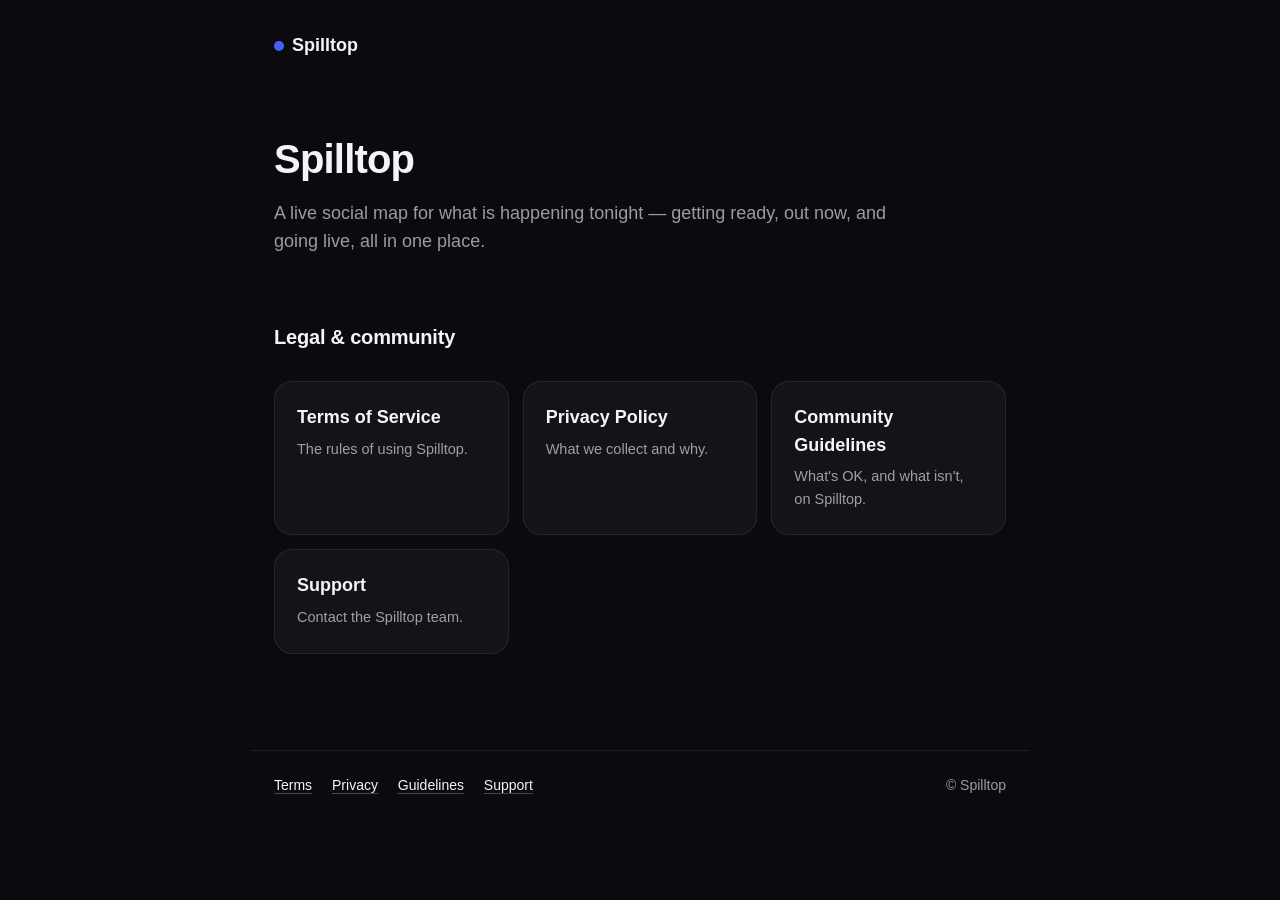
<file: index.html>
<!doctype html>
<html lang="en">
<head>
  <meta charset="utf-8" />
  <meta name="viewport" content="width=device-width, initial-scale=1" />
  <title>Spilltop</title>
  <meta name="description" content="Spilltop — live moments, maps, and nights out as they happen." />
  <link rel="stylesheet" href="assets/styles.css" />
</head>
<body>
  <header class="site-header">
    <a href="./" class="logo"><span class="dot"></span>Spilltop</a>
  </header>

  <main class="page">
    <section class="hero">
      <h1>Spilltop</h1>
      <p>A live social map for what is happening tonight — getting ready, out now, and going live, all in one place.</p>
    </section>

    <section>
      <h2>Legal &amp; community</h2>
      <div class="home-grid">
        <a class="tile" href="terms/">
          <h3>Terms of Service</h3>
          <p>The rules of using Spilltop.</p>
        </a>
        <a class="tile" href="privacy/">
          <h3>Privacy Policy</h3>
          <p>What we collect and why.</p>
        </a>
        <a class="tile" href="guidelines/">
          <h3>Community Guidelines</h3>
          <p>What's OK, and what isn't, on Spilltop.</p>
        </a>
        <a class="tile" href="support/">
          <h3>Support</h3>
          <p>Contact the Spilltop team.</p>
        </a>
      </div>
    </section>
  </main>

  <footer class="footer">
    <nav>
      <a href="terms/">Terms</a>
      <a href="privacy/">Privacy</a>
      <a href="guidelines/">Guidelines</a>
      <a href="support/">Support</a>
    </nav>
    <div>&copy; Spilltop</div>
  </footer>
</body>
</html>
</file>
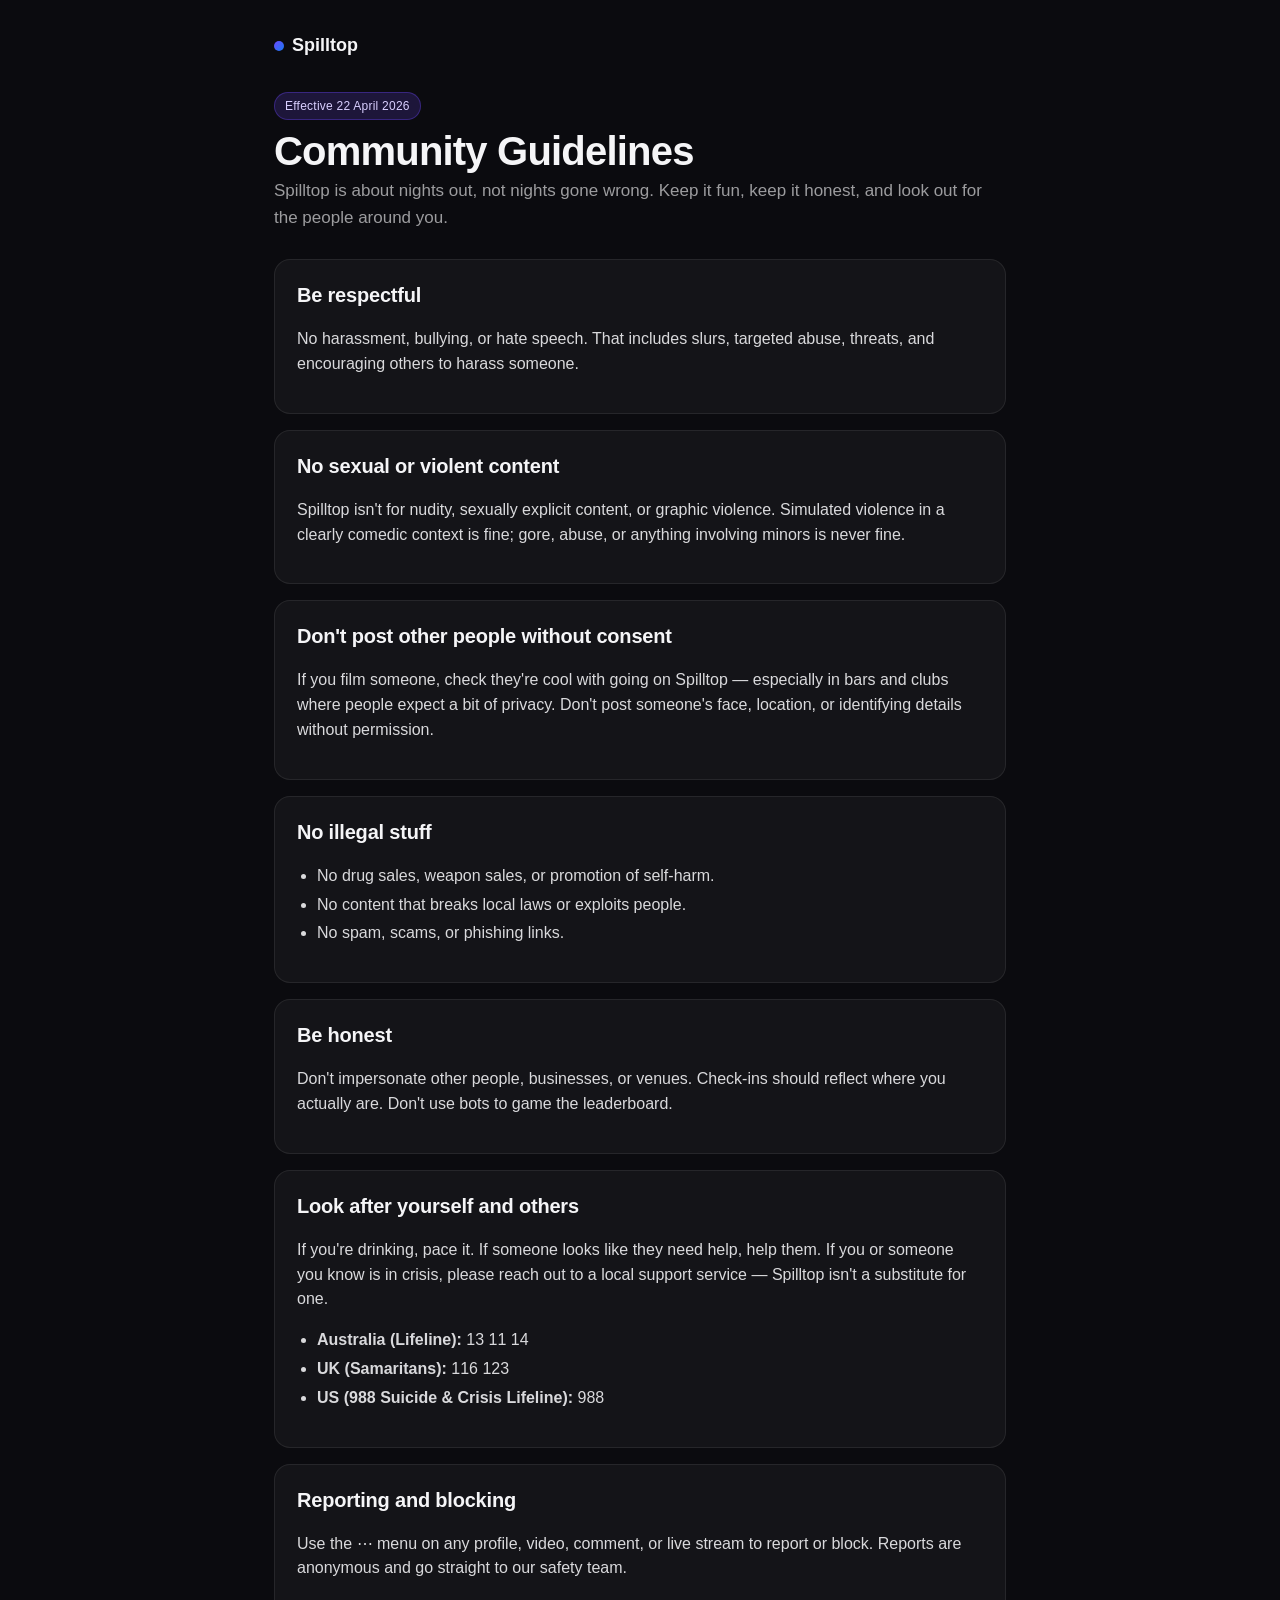
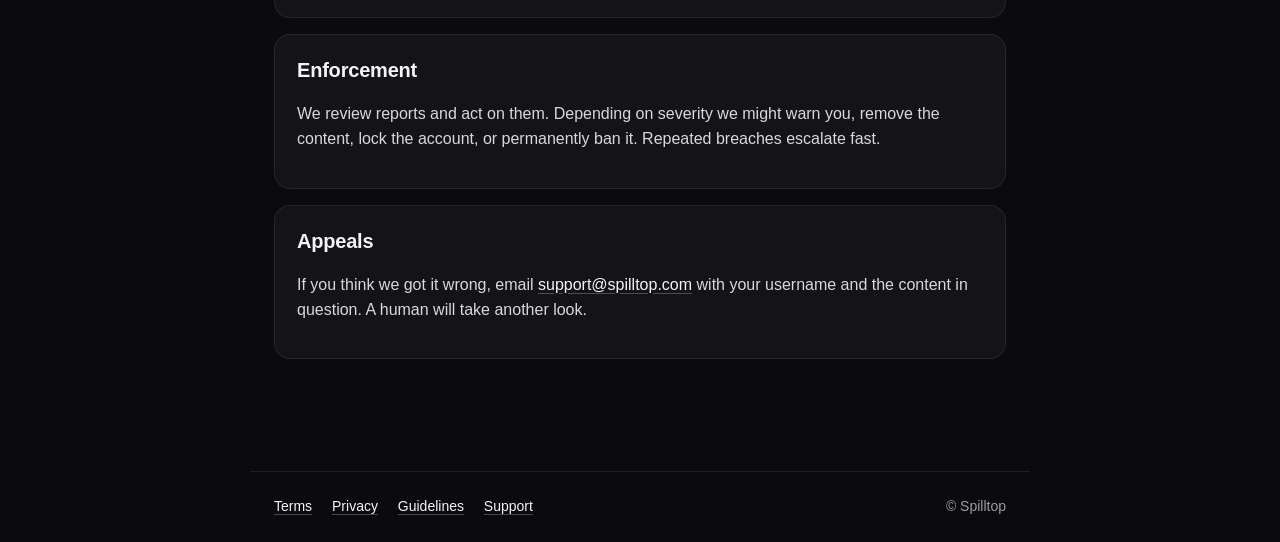
<file: guidelines/index.html>
<!doctype html>
<html lang="en">
<head>
  <meta charset="utf-8" />
  <meta name="viewport" content="width=device-width, initial-scale=1" />
  <title>Community Guidelines — Spilltop</title>
  <meta name="description" content="What's OK, and what isn't, on Spilltop." />
  <link rel="stylesheet" href="../assets/styles.css" />
</head>
<body>
  <header class="site-header">
    <a href="../" class="logo"><span class="dot"></span>Spilltop</a>
  </header>

  <main class="page">
    <span class="effective">Effective 22 April 2026</span>
    <h1>Community Guidelines</h1>
    <p class="lead">Spilltop is about nights out, not nights gone wrong. Keep it fun, keep it honest, and look out for the people around you.</p>

    <div class="card">
      <h2>Be respectful</h2>
      <p>No harassment, bullying, or hate speech. That includes slurs, targeted abuse, threats, and encouraging others to harass someone.</p>
    </div>

    <div class="card">
      <h2>No sexual or violent content</h2>
      <p>Spilltop isn't for nudity, sexually explicit content, or graphic violence. Simulated violence in a clearly comedic context is fine; gore, abuse, or anything involving minors is never fine.</p>
    </div>

    <div class="card">
      <h2>Don't post other people without consent</h2>
      <p>If you film someone, check they're cool with going on Spilltop — especially in bars and clubs where people expect a bit of privacy. Don't post someone's face, location, or identifying details without permission.</p>
    </div>

    <div class="card">
      <h2>No illegal stuff</h2>
      <ul>
        <li>No drug sales, weapon sales, or promotion of self-harm.</li>
        <li>No content that breaks local laws or exploits people.</li>
        <li>No spam, scams, or phishing links.</li>
      </ul>
    </div>

    <div class="card">
      <h2>Be honest</h2>
      <p>Don't impersonate other people, businesses, or venues. Check-ins should reflect where you actually are. Don't use bots to game the leaderboard.</p>
    </div>

    <div class="card">
      <h2>Look after yourself and others</h2>
      <p>If you're drinking, pace it. If someone looks like they need help, help them. If you or someone you know is in crisis, please reach out to a local support service — Spilltop isn't a substitute for one.</p>
      <ul>
        <li><strong>Australia (Lifeline):</strong> 13 11 14</li>
        <li><strong>UK (Samaritans):</strong> 116 123</li>
        <li><strong>US (988 Suicide &amp; Crisis Lifeline):</strong> 988</li>
      </ul>
    </div>

    <div class="card">
      <h2>Reporting and blocking</h2>
      <p>Use the ⋯ menu on any profile, video, comment, or live stream to report or block. Reports are anonymous and go straight to our safety team.</p>
    </div>

    <div class="card">
      <h2>Enforcement</h2>
      <p>We review reports and act on them. Depending on severity we might warn you, remove the content, lock the account, or permanently ban it. Repeated breaches escalate fast.</p>
    </div>

    <div class="card">
      <h2>Appeals</h2>
      <p>If you think we got it wrong, email <a href="mailto:support@spilltop.com">support@spilltop.com</a> with your username and the content in question. A human will take another look.</p>
    </div>
  </main>

  <footer class="footer">
    <nav>
      <a href="../terms/">Terms</a>
      <a href="../privacy/">Privacy</a>
      <a href="../guidelines/">Guidelines</a>
      <a href="../support/">Support</a>
    </nav>
    <div>&copy; Spilltop</div>
  </footer>
</body>
</html>
</file>
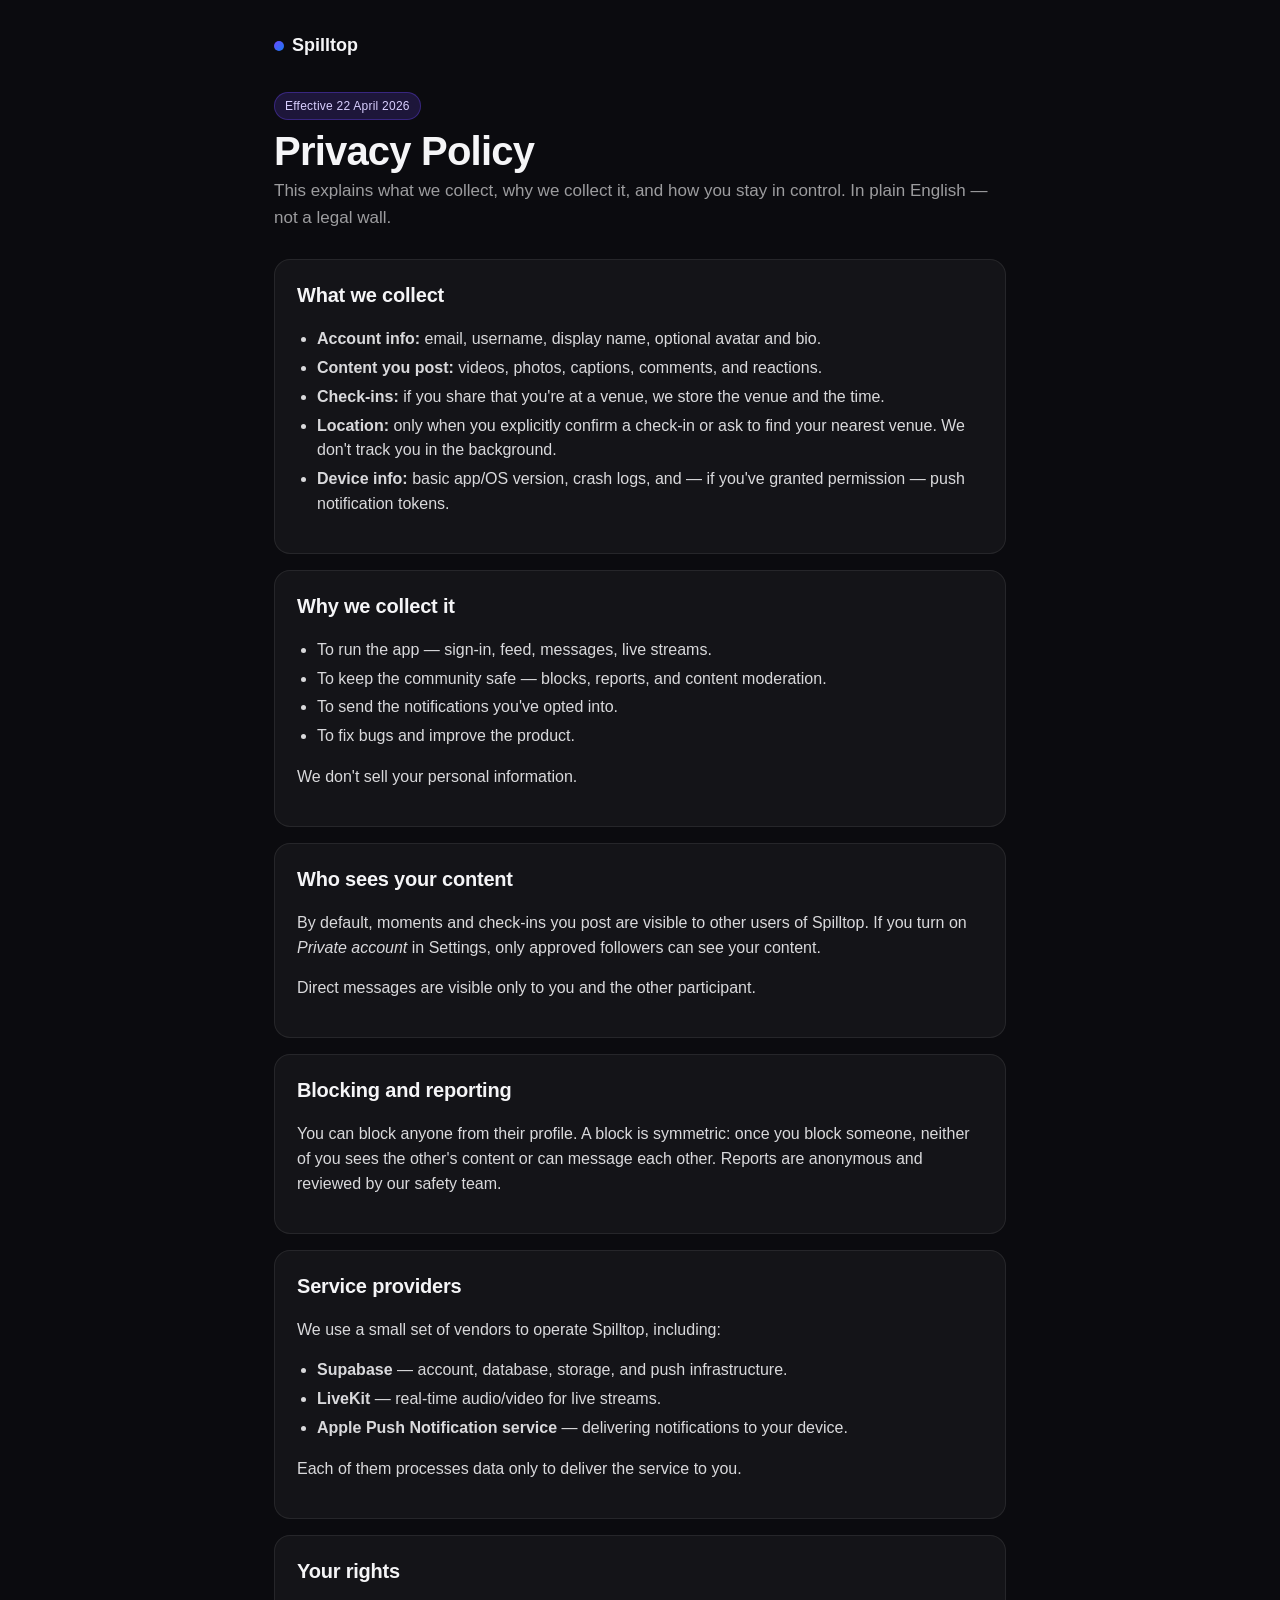
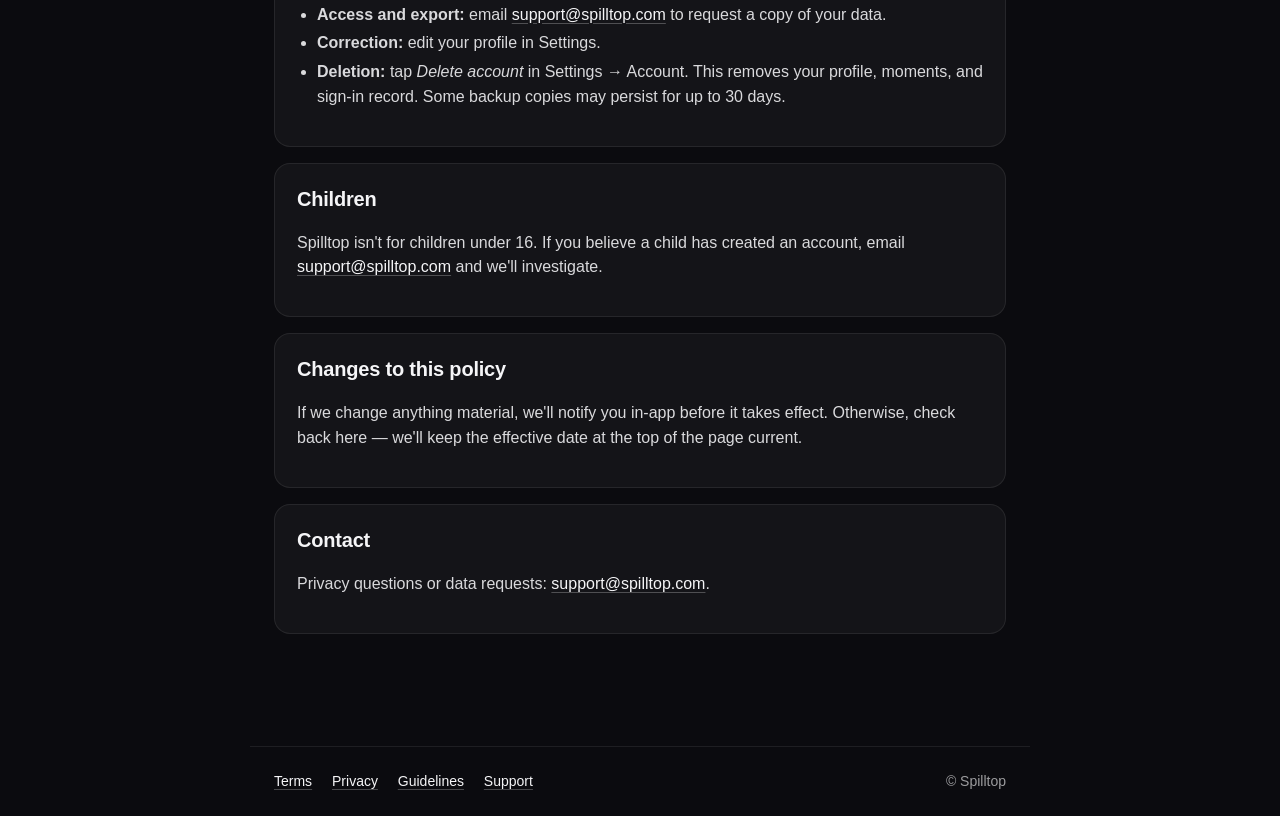
<file: privacy/index.html>
<!doctype html>
<html lang="en">
<head>
  <meta charset="utf-8" />
  <meta name="viewport" content="width=device-width, initial-scale=1" />
  <title>Privacy Policy — Spilltop</title>
  <meta name="description" content="How Spilltop collects, uses, and protects your data." />
  <link rel="stylesheet" href="../assets/styles.css" />
</head>
<body>
  <header class="site-header">
    <a href="../" class="logo"><span class="dot"></span>Spilltop</a>
  </header>

  <main class="page">
    <span class="effective">Effective 22 April 2026</span>
    <h1>Privacy Policy</h1>
    <p class="lead">This explains what we collect, why we collect it, and how you stay in control. In plain English — not a legal wall.</p>

    <div class="card">
      <h2>What we collect</h2>
      <ul>
        <li><strong>Account info:</strong> email, username, display name, optional avatar and bio.</li>
        <li><strong>Content you post:</strong> videos, photos, captions, comments, and reactions.</li>
        <li><strong>Check-ins:</strong> if you share that you're at a venue, we store the venue and the time.</li>
        <li><strong>Location:</strong> only when you explicitly confirm a check-in or ask to find your nearest venue. We don't track you in the background.</li>
        <li><strong>Device info:</strong> basic app/OS version, crash logs, and — if you've granted permission — push notification tokens.</li>
      </ul>
    </div>

    <div class="card">
      <h2>Why we collect it</h2>
      <ul>
        <li>To run the app — sign-in, feed, messages, live streams.</li>
        <li>To keep the community safe — blocks, reports, and content moderation.</li>
        <li>To send the notifications you've opted into.</li>
        <li>To fix bugs and improve the product.</li>
      </ul>
      <p>We don't sell your personal information.</p>
    </div>

    <div class="card">
      <h2>Who sees your content</h2>
      <p>By default, moments and check-ins you post are visible to other users of Spilltop. If you turn on <em>Private account</em> in Settings, only approved followers can see your content.</p>
      <p>Direct messages are visible only to you and the other participant.</p>
    </div>

    <div class="card">
      <h2>Blocking and reporting</h2>
      <p>You can block anyone from their profile. A block is symmetric: once you block someone, neither of you sees the other's content or can message each other. Reports are anonymous and reviewed by our safety team.</p>
    </div>

    <div class="card">
      <h2>Service providers</h2>
      <p>We use a small set of vendors to operate Spilltop, including:</p>
      <ul>
        <li><strong>Supabase</strong> — account, database, storage, and push infrastructure.</li>
        <li><strong>LiveKit</strong> — real-time audio/video for live streams.</li>
        <li><strong>Apple Push Notification service</strong> — delivering notifications to your device.</li>
      </ul>
      <p>Each of them processes data only to deliver the service to you.</p>
    </div>

    <div class="card">
      <h2>Your rights</h2>
      <ul>
        <li><strong>Access and export:</strong> email <a href="mailto:support@spilltop.com">support@spilltop.com</a> to request a copy of your data.</li>
        <li><strong>Correction:</strong> edit your profile in Settings.</li>
        <li><strong>Deletion:</strong> tap <em>Delete account</em> in Settings → Account. This removes your profile, moments, and sign-in record. Some backup copies may persist for up to 30 days.</li>
      </ul>
    </div>

    <div class="card">
      <h2>Children</h2>
      <p>Spilltop isn't for children under 16. If you believe a child has created an account, email <a href="mailto:support@spilltop.com">support@spilltop.com</a> and we'll investigate.</p>
    </div>

    <div class="card">
      <h2>Changes to this policy</h2>
      <p>If we change anything material, we'll notify you in-app before it takes effect. Otherwise, check back here — we'll keep the effective date at the top of the page current.</p>
    </div>

    <div class="card">
      <h2>Contact</h2>
      <p>Privacy questions or data requests: <a href="mailto:support@spilltop.com">support@spilltop.com</a>.</p>
    </div>
  </main>

  <footer class="footer">
    <nav>
      <a href="../terms/">Terms</a>
      <a href="../privacy/">Privacy</a>
      <a href="../guidelines/">Guidelines</a>
      <a href="../support/">Support</a>
    </nav>
    <div>&copy; Spilltop</div>
  </footer>
</body>
</html>
</file>
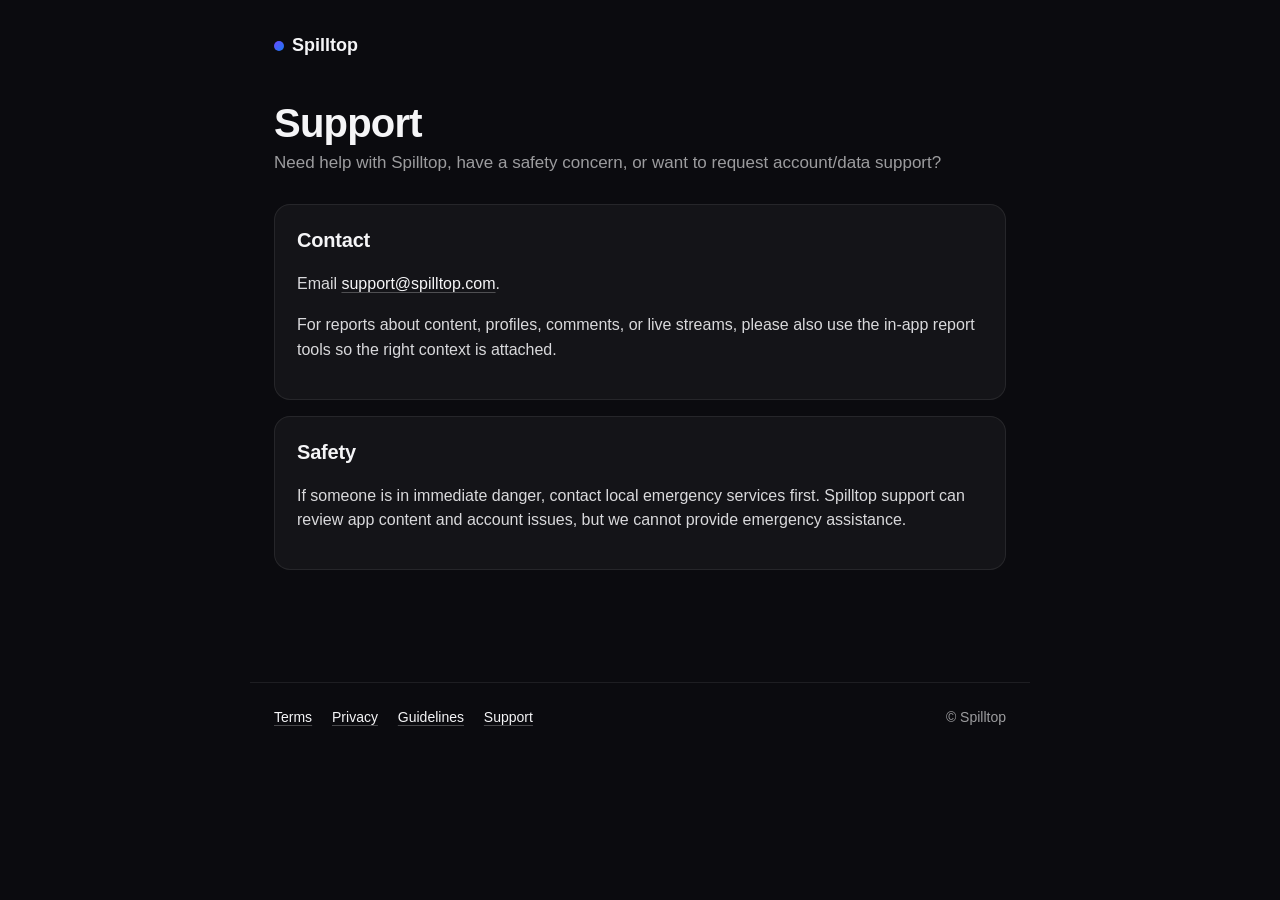
<file: support/index.html>
<!doctype html>
<html lang="en">
<head>
  <meta charset="utf-8" />
  <meta name="viewport" content="width=device-width, initial-scale=1" />
  <title>Support — Spilltop</title>
  <meta name="description" content="Contact Spilltop support." />
  <link rel="stylesheet" href="../assets/styles.css" />
</head>
<body>
  <header class="site-header">
    <a href="../" class="logo"><span class="dot"></span>Spilltop</a>
  </header>

  <main class="page">
    <h1>Support</h1>
    <p class="lead">Need help with Spilltop, have a safety concern, or want to request account/data support?</p>

    <div class="card">
      <h2>Contact</h2>
      <p>Email <a href="mailto:support@spilltop.com">support@spilltop.com</a>.</p>
      <p>For reports about content, profiles, comments, or live streams, please also use the in-app report tools so the right context is attached.</p>
    </div>

    <div class="card">
      <h2>Safety</h2>
      <p>If someone is in immediate danger, contact local emergency services first. Spilltop support can review app content and account issues, but we cannot provide emergency assistance.</p>
    </div>
  </main>

  <footer class="footer">
    <nav>
      <a href="../terms/">Terms</a>
      <a href="../privacy/">Privacy</a>
      <a href="../guidelines/">Guidelines</a>
      <a href="../support/">Support</a>
    </nav>
    <div>&copy; Spilltop</div>
  </footer>
</body>
</html>
</file>
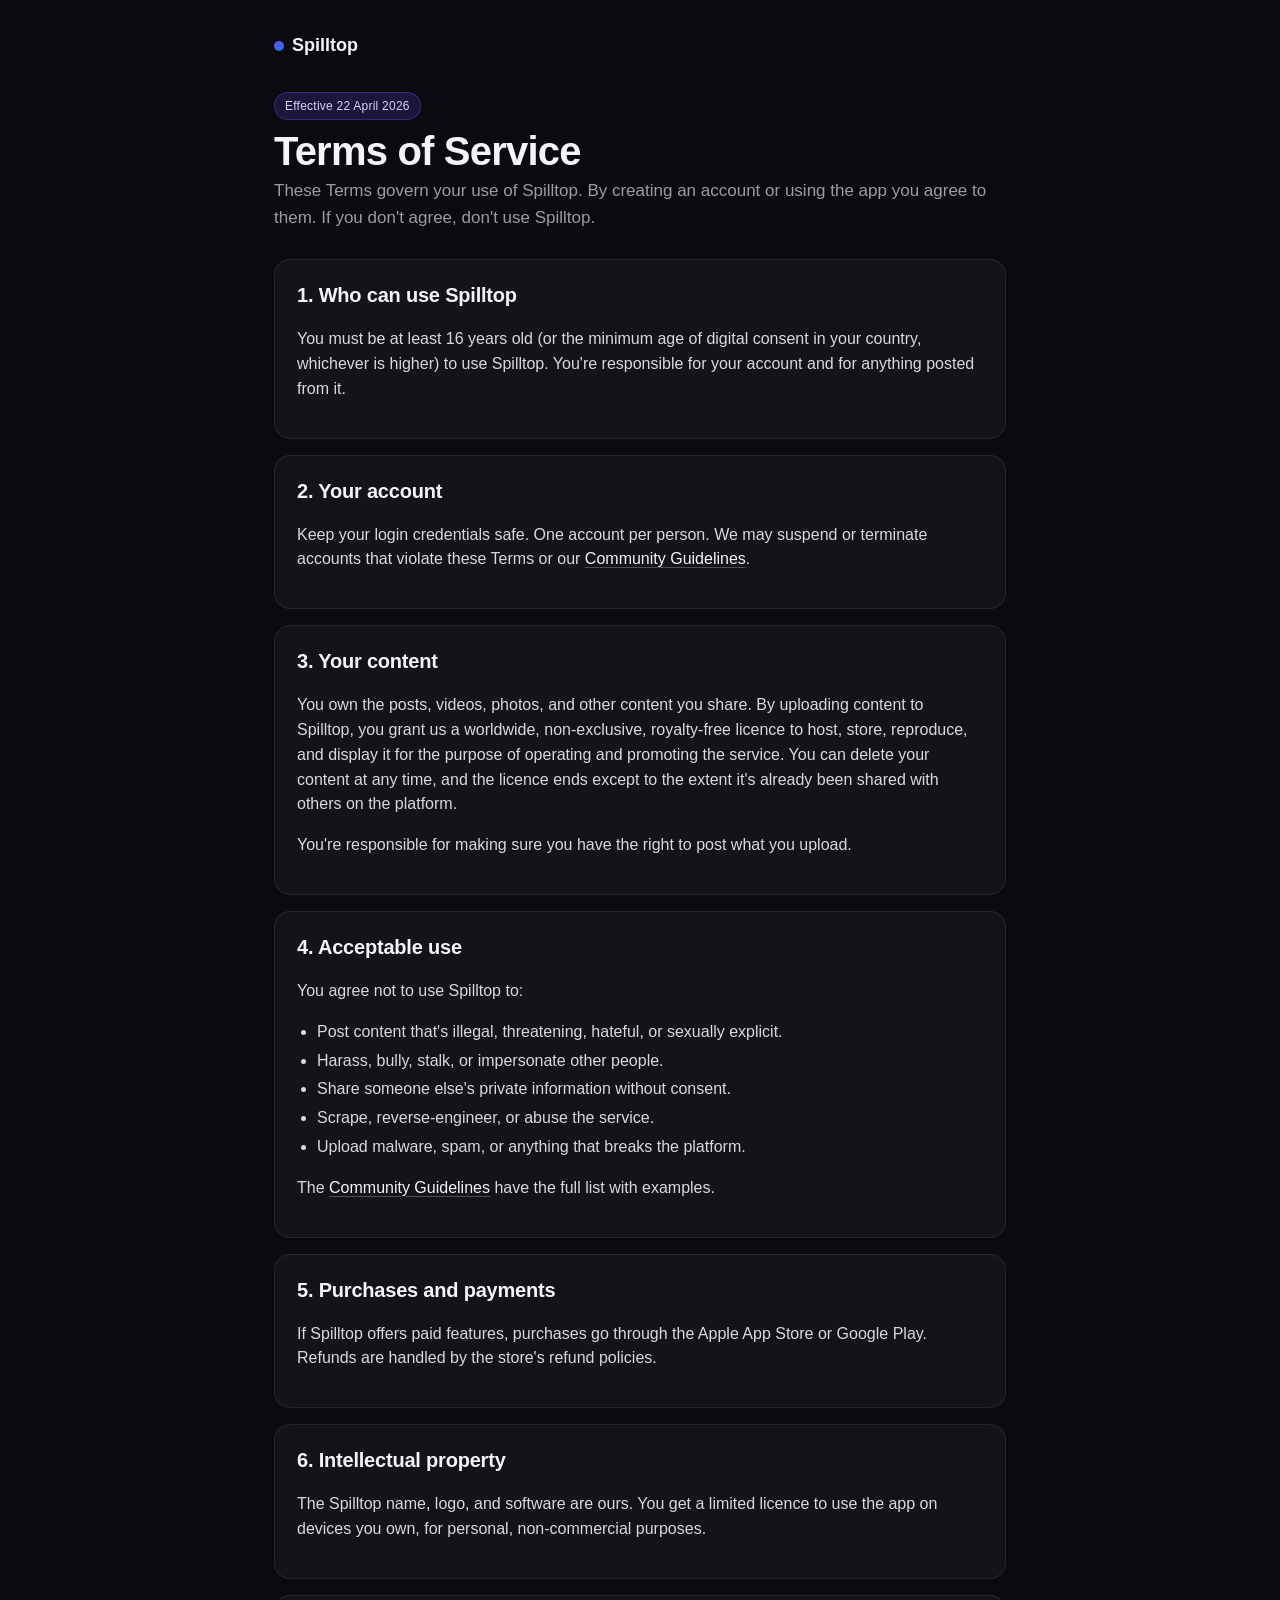
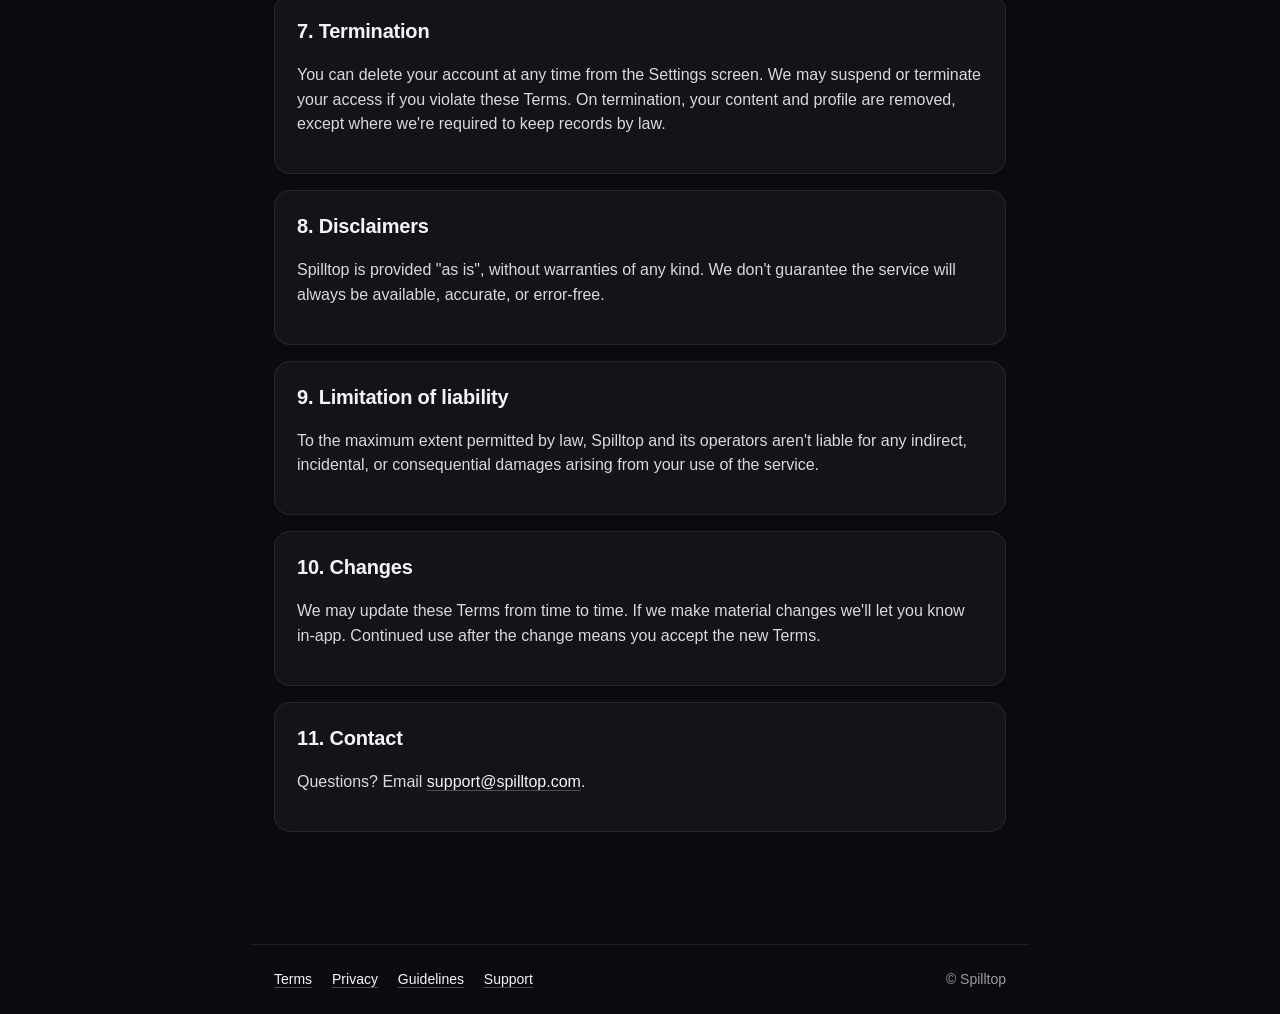
<file: terms/index.html>
<!doctype html>
<html lang="en">
<head>
  <meta charset="utf-8" />
  <meta name="viewport" content="width=device-width, initial-scale=1" />
  <title>Terms of Service — Spilltop</title>
  <meta name="description" content="Terms of Service for using the Spilltop app." />
  <link rel="stylesheet" href="../assets/styles.css" />
</head>
<body>
  <header class="site-header">
    <a href="../" class="logo"><span class="dot"></span>Spilltop</a>
  </header>

  <main class="page">
    <span class="effective">Effective 22 April 2026</span>
    <h1>Terms of Service</h1>
    <p class="lead">These Terms govern your use of Spilltop. By creating an account or using the app you agree to them. If you don't agree, don't use Spilltop.</p>

    <div class="card">
      <h2>1. Who can use Spilltop</h2>
      <p>You must be at least 16 years old (or the minimum age of digital consent in your country, whichever is higher) to use Spilltop. You're responsible for your account and for anything posted from it.</p>
    </div>

    <div class="card">
      <h2>2. Your account</h2>
      <p>Keep your login credentials safe. One account per person. We may suspend or terminate accounts that violate these Terms or our <a href="../guidelines/">Community Guidelines</a>.</p>
    </div>

    <div class="card">
      <h2>3. Your content</h2>
      <p>You own the posts, videos, photos, and other content you share. By uploading content to Spilltop, you grant us a worldwide, non-exclusive, royalty-free licence to host, store, reproduce, and display it for the purpose of operating and promoting the service. You can delete your content at any time, and the licence ends except to the extent it's already been shared with others on the platform.</p>
      <p>You're responsible for making sure you have the right to post what you upload.</p>
    </div>

    <div class="card">
      <h2>4. Acceptable use</h2>
      <p>You agree not to use Spilltop to:</p>
      <ul>
        <li>Post content that's illegal, threatening, hateful, or sexually explicit.</li>
        <li>Harass, bully, stalk, or impersonate other people.</li>
        <li>Share someone else's private information without consent.</li>
        <li>Scrape, reverse-engineer, or abuse the service.</li>
        <li>Upload malware, spam, or anything that breaks the platform.</li>
      </ul>
      <p>The <a href="../guidelines/">Community Guidelines</a> have the full list with examples.</p>
    </div>

    <div class="card">
      <h2>5. Purchases and payments</h2>
      <p>If Spilltop offers paid features, purchases go through the Apple App Store or Google Play. Refunds are handled by the store's refund policies.</p>
    </div>

    <div class="card">
      <h2>6. Intellectual property</h2>
      <p>The Spilltop name, logo, and software are ours. You get a limited licence to use the app on devices you own, for personal, non-commercial purposes.</p>
    </div>

    <div class="card">
      <h2>7. Termination</h2>
      <p>You can delete your account at any time from the Settings screen. We may suspend or terminate your access if you violate these Terms. On termination, your content and profile are removed, except where we're required to keep records by law.</p>
    </div>

    <div class="card">
      <h2>8. Disclaimers</h2>
      <p>Spilltop is provided "as is", without warranties of any kind. We don't guarantee the service will always be available, accurate, or error-free.</p>
    </div>

    <div class="card">
      <h2>9. Limitation of liability</h2>
      <p>To the maximum extent permitted by law, Spilltop and its operators aren't liable for any indirect, incidental, or consequential damages arising from your use of the service.</p>
    </div>

    <div class="card">
      <h2>10. Changes</h2>
      <p>We may update these Terms from time to time. If we make material changes we'll let you know in-app. Continued use after the change means you accept the new Terms.</p>
    </div>

    <div class="card">
      <h2>11. Contact</h2>
      <p>Questions? Email <a href="mailto:support@spilltop.com">support@spilltop.com</a>.</p>
    </div>
  </main>

  <footer class="footer">
    <nav>
      <a href="../terms/">Terms</a>
      <a href="../privacy/">Privacy</a>
      <a href="../guidelines/">Guidelines</a>
      <a href="../support/">Support</a>
    </nav>
    <div>&copy; Spilltop</div>
  </footer>
</body>
</html>
</file>
<file: assets/styles.css>
/* Spilltop marketing / legal site — dark, simple, readable on mobile. */

:root {
  color-scheme: dark;
  --bg: #0b0b0f;
  --surface: rgba(255, 255, 255, 0.04);
  --border: rgba(255, 255, 255, 0.08);
  --text: #f5f5f7;
  --muted: rgba(245, 245, 247, 0.62);
  --accent: #6d48ff;
  --accent-2: #157af0;
}

* { box-sizing: border-box; }

html, body {
  margin: 0;
  padding: 0;
  background: var(--bg);
  color: var(--text);
  font-family: -apple-system, BlinkMacSystemFont, "SF Pro Text",
    "Helvetica Neue", Arial, sans-serif;
  -webkit-font-smoothing: antialiased;
  line-height: 1.55;
}

a {
  color: var(--text);
  text-decoration: underline;
  text-underline-offset: 3px;
  text-decoration-color: rgba(255, 255, 255, 0.25);
}

a:hover { text-decoration-color: var(--accent); }

header.site-header {
  padding: 32px 24px 8px;
  max-width: 780px;
  margin: 0 auto;
}

header.site-header a.logo {
  display: inline-flex;
  align-items: center;
  gap: 8px;
  font-weight: 700;
  font-size: 18px;
  text-decoration: none;
  color: var(--text);
}

header.site-header a.logo .dot {
  width: 10px;
  height: 10px;
  border-radius: 50%;
  background: linear-gradient(135deg, var(--accent), var(--accent-2));
}

main.page {
  max-width: 780px;
  margin: 0 auto;
  padding: 24px 24px 96px;
}

h1 {
  font-size: clamp(28px, 4.5vw, 40px);
  line-height: 1.15;
  margin: 8px 0 4px;
  letter-spacing: -0.02em;
}

p.lead {
  color: var(--muted);
  font-size: 17px;
  margin: 0 0 28px;
}

h2 {
  font-size: 20px;
  margin: 32px 0 10px;
  letter-spacing: -0.01em;
}

p, ul {
  font-size: 16px;
  color: rgba(245, 245, 247, 0.88);
}

ul { padding-left: 20px; }
li { margin: 4px 0; }

.card {
  background: var(--surface);
  border: 1px solid var(--border);
  border-radius: 16px;
  padding: 20px 22px;
  margin: 16px 0;
}

.card h2:first-child { margin-top: 0; }

.footer {
  max-width: 780px;
  margin: 0 auto;
  padding: 24px;
  color: var(--muted);
  font-size: 14px;
  border-top: 1px solid var(--border);
  display: flex;
  flex-wrap: wrap;
  gap: 8px 24px;
  justify-content: space-between;
}

.footer nav a { margin-right: 16px; }

.home-grid {
  display: grid;
  grid-template-columns: repeat(auto-fit, minmax(220px, 1fr));
  gap: 14px;
  margin-top: 28px;
}

.home-grid a.tile {
  display: block;
  padding: 22px 22px 24px;
  border-radius: 18px;
  background: var(--surface);
  border: 1px solid var(--border);
  text-decoration: none;
  color: var(--text);
  transition: transform 120ms ease, border-color 120ms ease;
}

.home-grid a.tile:hover {
  transform: translateY(-1px);
  border-color: rgba(109, 72, 255, 0.4);
}

.home-grid a.tile h3 {
  margin: 0 0 6px;
  font-size: 18px;
}

.home-grid a.tile p {
  margin: 0;
  color: var(--muted);
  font-size: 14.5px;
}

.hero {
  padding: 36px 0 16px;
}

.hero p {
  color: var(--muted);
  font-size: 18px;
  max-width: 640px;
}

.effective {
  display: inline-block;
  padding: 4px 10px;
  border-radius: 999px;
  background: rgba(109, 72, 255, 0.18);
  border: 1px solid rgba(109, 72, 255, 0.35);
  font-size: 12px;
  color: #d9cfff;
  letter-spacing: 0.02em;
}
</file>
